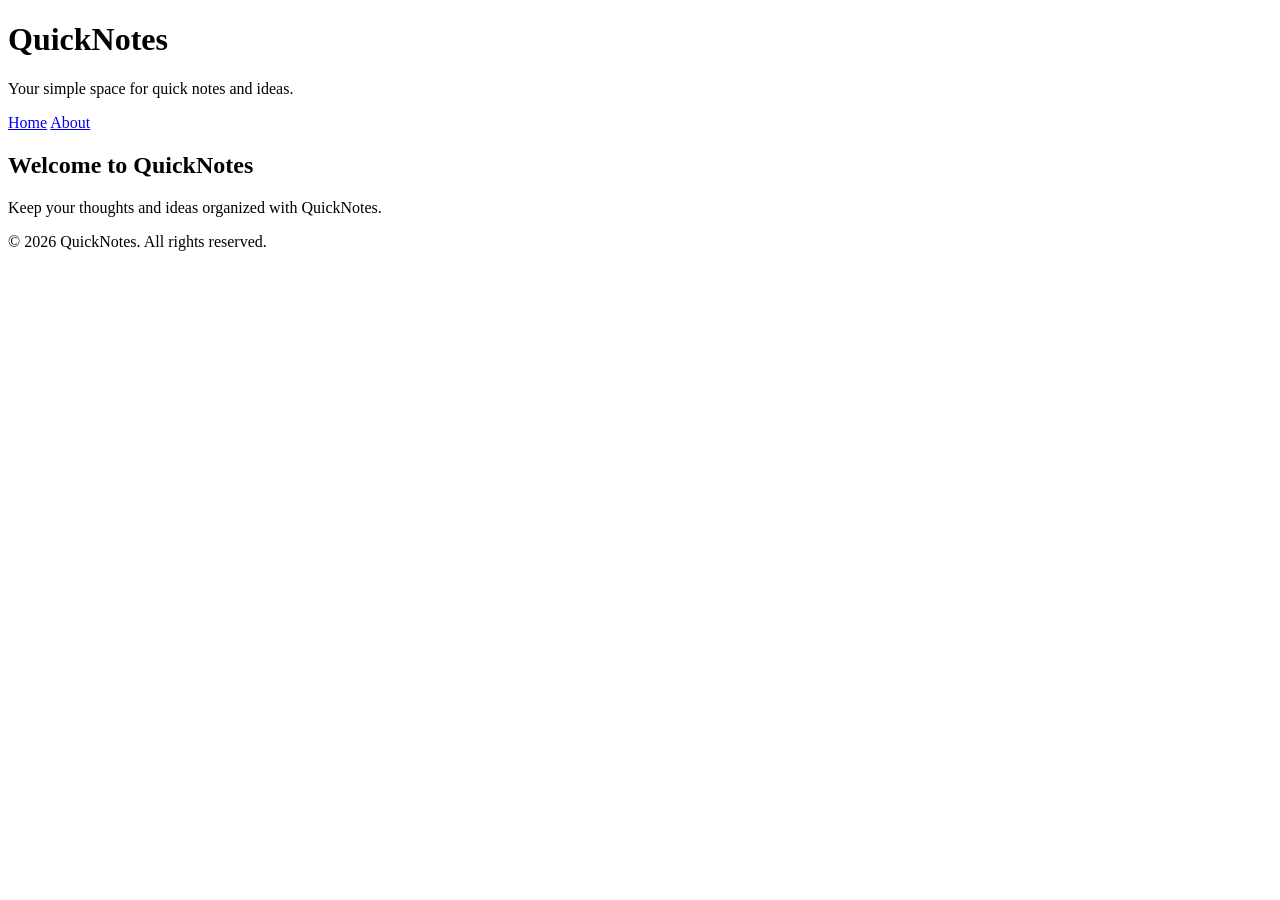
<file: index.html>
<!DOCTYPE html>
<html lang="en">
<head>
    <meta charset="UTF-8">
    <meta name="viewport" content="width=device-width, initial-scale=1.0">
    <title>QuickNotes</title>
</head>
<body>

    <header>
        <h1>QuickNotes</h1>
        <p>Your simple space for quick notes and ideas.</p>

        <nav>
            <a href="index.html">Home</a>
            <a href="about.html">About</a>
        </nav>
    </header>

    <main>
        <h2>Welcome to QuickNotes</h2>
        <p>Keep your thoughts and ideas organized with QuickNotes.</p>
    </main>

    <footer>
        <p>&copy; 2026 QuickNotes. All rights reserved.</p>
    </footer>

</body>
</html>
</file>
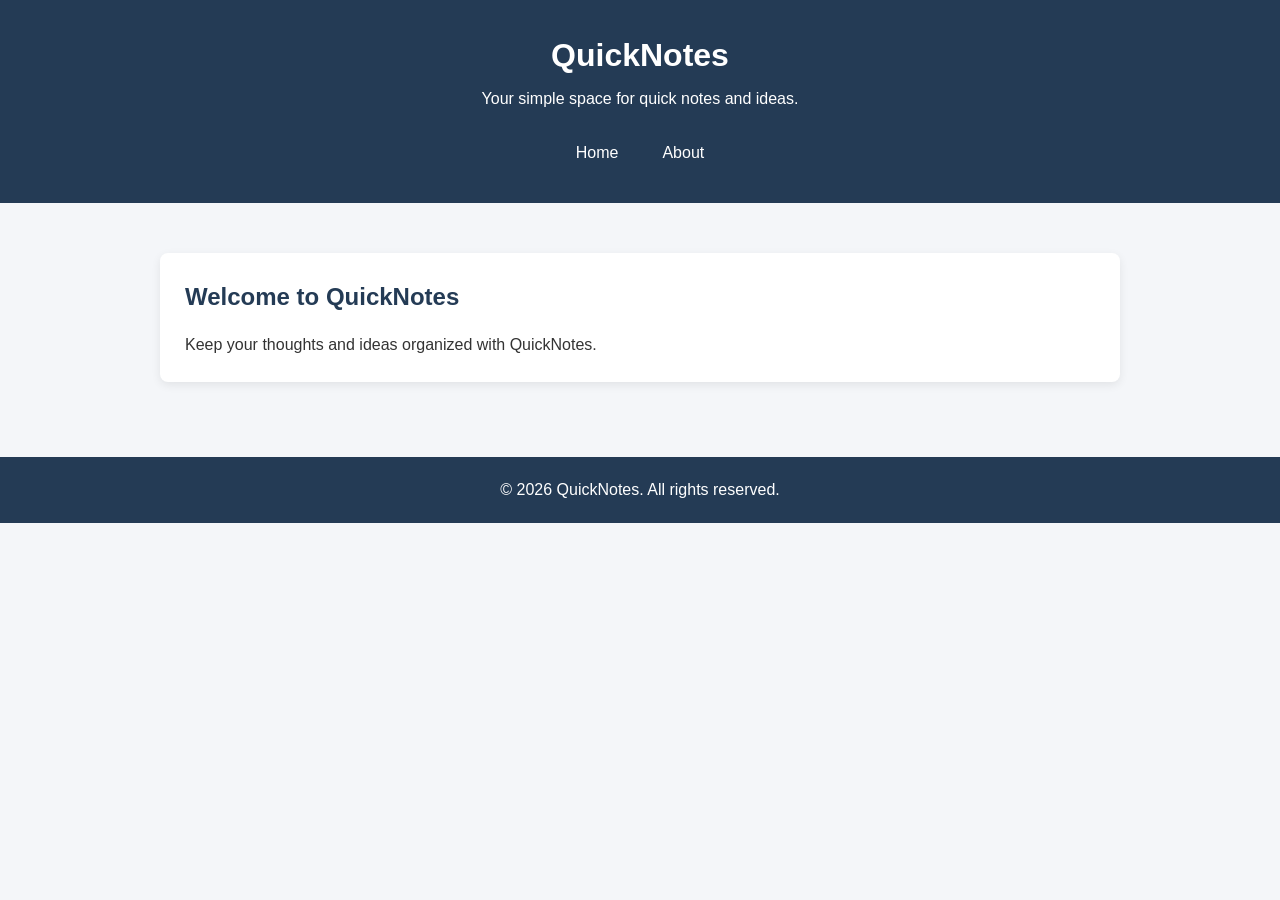
<file: day2/index.html>
<!DOCTYPE html>
<html lang="en">
<head>
    <meta charset="UTF-8">
    <meta name="viewport" content="width=device-width, initial-scale=1.0">
    <title>QuickNotes</title>

    <!-- Link to shared CSS stylesheet -->
    <link rel="stylesheet" href="style.css">
</head>
<body>

    <header>
        <h1>QuickNotes</h1>
        <p>Your simple space for quick notes and ideas.</p>

        <nav>
            <a href="index.html">Home</a>
            <a href="about.html">About</a>
        </nav>
    </header>

    <main>
        <section>
            <h2>Welcome to QuickNotes</h2>
            <p>Keep your thoughts and ideas organized with QuickNotes.</p>
        </section>
    </main>

    <footer>
        <p>&copy; 2026 QuickNotes. All rights reserved.</p>
    </footer>

</body>
</html>
</file>
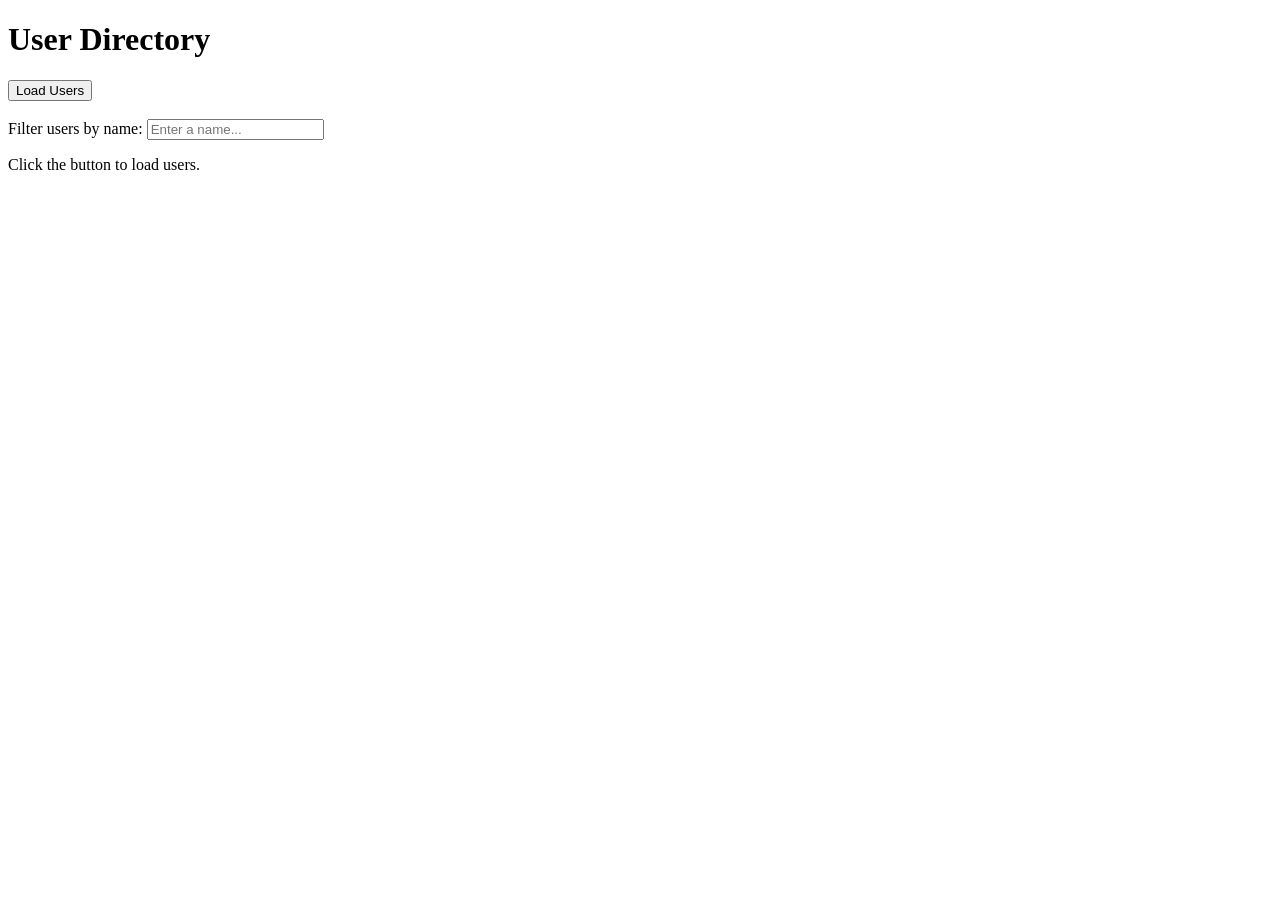
<file: day5/index.html>
<!DOCTYPE html>
<html lang="en">
<head>
    <meta charset="UTF-8">
    <meta name="viewport" content="width=device-width, initial-scale=1.0">
    <title>User Directory</title>
    <script src="users.js" defer></script>
</head>
<body>

    <h1>User Directory</h1>

    <button id="load-users">Load Users</button>

    <br><br>

    <label for="filter-input">Filter users by name:</label>
    <input
        type="text"
        id="filter-input"
        placeholder="Enter a name..."
    >

    <p id="status">Click the button to load users.</p>

    <ul id="users-list"></ul>

</body>
</html>
</file>
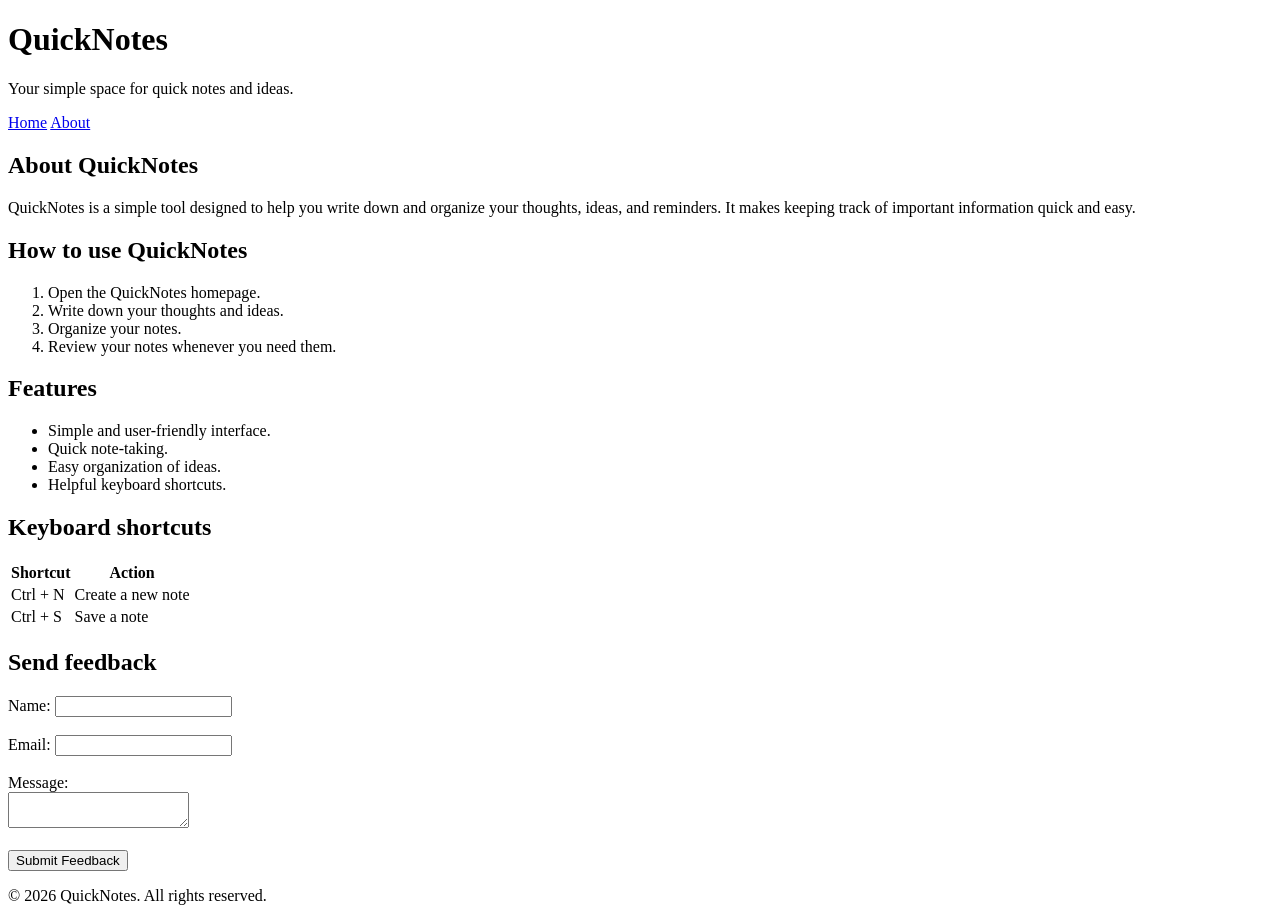
<file: about.html>
<!DOCTYPE html>
<html lang="en">
<head>
    <meta charset="UTF-8">
    <meta name="viewport" content="width=device-width, initial-scale=1.0">
    <title>About QuickNotes</title>
</head>
<body>

    <header>
        <h1>QuickNotes</h1>
        <p>Your simple space for quick notes and ideas.</p>

        <nav>
            <a href="index.html">Home</a>
            <a href="about.html">About</a>
        </nav>
    </header>

    <main>

        <h2>About QuickNotes</h2>

        <p>
            QuickNotes is a simple tool designed to help you write down
            and organize your thoughts, ideas, and reminders.
            It makes keeping track of important information quick and easy.
        </p>

        <section>
            <h2>How to use QuickNotes</h2>

            <ol>
                <li>Open the QuickNotes homepage.</li>
                <li>Write down your thoughts and ideas.</li>
                <li>Organize your notes.</li>
                <li>Review your notes whenever you need them.</li>
            </ol>
        </section>

        <section>
            <h2>Features</h2>

            <ul>
                <li>Simple and user-friendly interface.</li>
                <li>Quick note-taking.</li>
                <li>Easy organization of ideas.</li>
                <li>Helpful keyboard shortcuts.</li>
            </ul>
        </section>

        <section>
            <h2>Keyboard shortcuts</h2>

            <table>
                <tr>
                    <th>Shortcut</th>
                    <th>Action</th>
                </tr>
                <tr>
                    <td>Ctrl + N</td>
                    <td>Create a new note</td>
                </tr>
                <tr>
                    <td>Ctrl + S</td>
                    <td>Save a note</td>
                </tr>
            </table>
        </section>

        <section>
            <h2>Send feedback</h2>

            <form action="#" method="post">

                <label for="name">Name:</label>
                <input type="text" id="name" name="name" required>

                <br><br>

                <label for="email">Email:</label>
                <input type="email" id="email" name="email" required>

                <br><br>

                <label for="message">Message:</label>
                <br>
                <textarea id="message" name="message" required></textarea>

                <br><br>

                <button type="submit">Submit Feedback</button>

            </form>
        </section>

    </main>

    <footer>
        <p>&copy; 2026 QuickNotes. All rights reserved.</p>
    </footer>

</body>
</html>
</file>
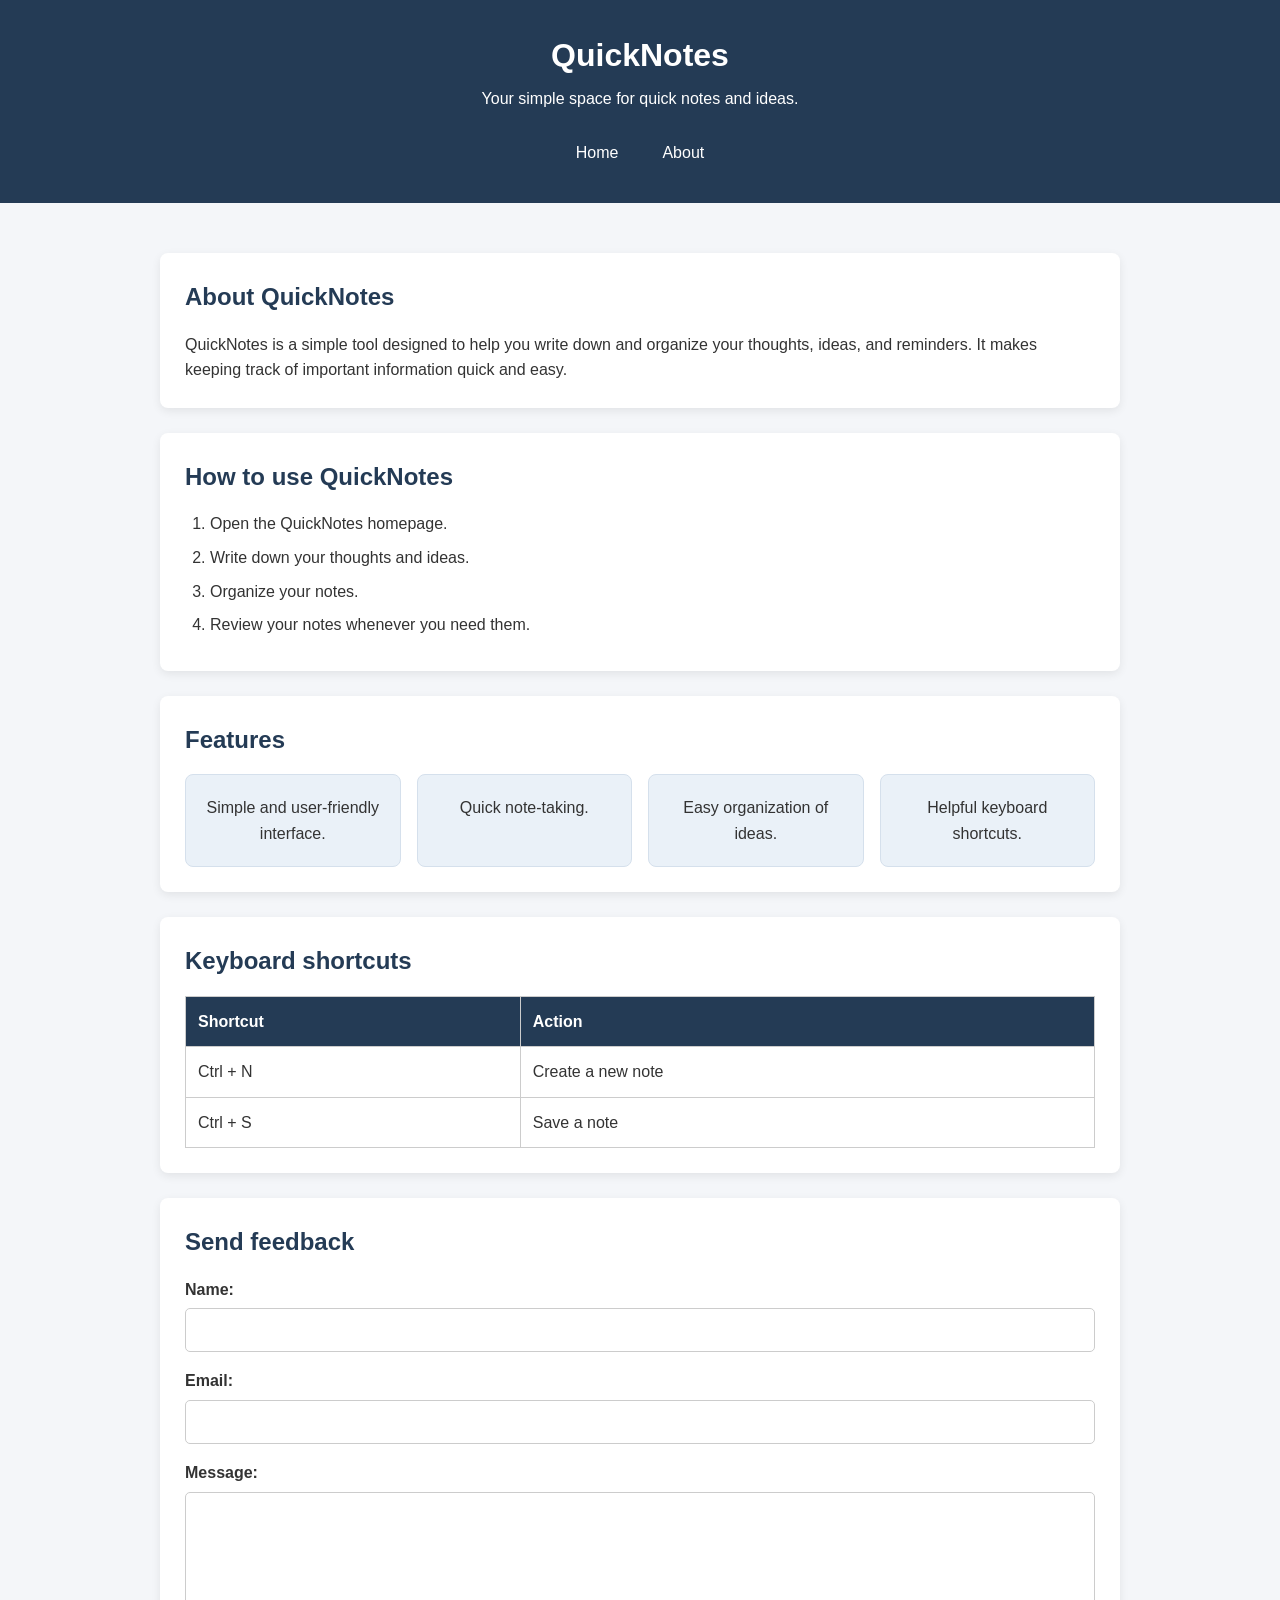
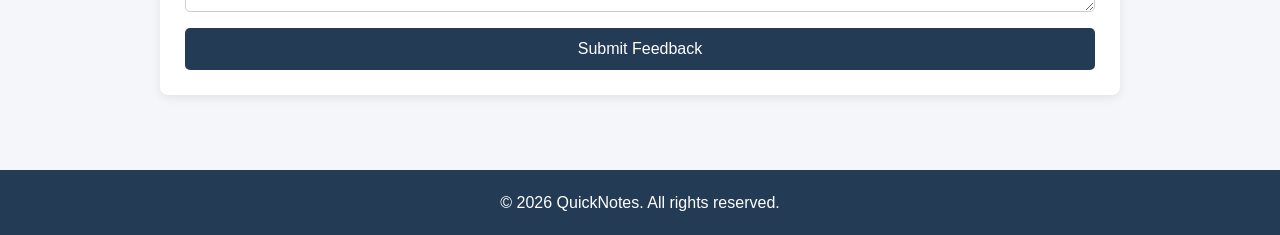
<file: day2/about.html>
<!DOCTYPE html>
<html lang="en">
<head>
    <meta charset="UTF-8">
    <meta name="viewport" content="width=device-width, initial-scale=1.0">
    <title>About QuickNotes</title>

    <!-- Link to shared CSS stylesheet -->
    <link rel="stylesheet" href="style.css">
</head>
<body>

    <header>
        <h1>QuickNotes</h1>
        <p>Your simple space for quick notes and ideas.</p>

        <nav>
            <a href="index.html">Home</a>
            <a href="about.html">About</a>
        </nav>
    </header>

    <main>

        <section>
            <h2>About QuickNotes</h2>

            <p>
                QuickNotes is a simple tool designed to help you write down
                and organize your thoughts, ideas, and reminders.
                It makes keeping track of important information quick and easy.
            </p>
        </section>

        <section>
            <h2>How to use QuickNotes</h2>

            <ol>
                <li>Open the QuickNotes homepage.</li>
                <li>Write down your thoughts and ideas.</li>
                <li>Organize your notes.</li>
                <li>Review your notes whenever you need them.</li>
            </ol>
        </section>

        <section>
            <h2>Features</h2>

            <ul class="features">
                <li>Simple and user-friendly interface.</li>
                <li>Quick note-taking.</li>
                <li>Easy organization of ideas.</li>
                <li>Helpful keyboard shortcuts.</li>
            </ul>
        </section>

        <section>
            <h2>Keyboard shortcuts</h2>

            <table>
                <tr>
                    <th>Shortcut</th>
                    <th>Action</th>
                </tr>
                <tr>
                    <td>Ctrl + N</td>
                    <td>Create a new note</td>
                </tr>
                <tr>
                    <td>Ctrl + S</td>
                    <td>Save a note</td>
                </tr>
            </table>
        </section>

        <section>
            <h2>Send feedback</h2>

            <form action="#" method="post">

                <div class="form-group">
                    <label for="name">Name:</label>
                    <input type="text" id="name" name="name" required>
                </div>

                <div class="form-group">
                    <label for="email">Email:</label>
                    <input type="email" id="email" name="email" required>
                </div>

                <div class="form-group">
                    <label for="message">Message:</label>
                    <textarea id="message" name="message" required></textarea>
                </div>

                <button type="submit">Submit Feedback</button>

            </form>
        </section>

    </main>

    <footer>
        <p>&copy; 2026 QuickNotes. All rights reserved.</p>
    </footer>

</body>
</html>
</file>
<file: day2/style.css>
/* =================================
   1. BOX-SIZING RESET
================================= */

* {
    box-sizing: border-box;
    margin: 0;
    padding: 0;
}

/* =================================
   2. BASE BODY STYLES
================================= */

body {
    font-family: Arial, sans-serif;
    background-color: #f4f6f9;
    color: #333;
    line-height: 1.6;
}

/* =================================
   3. HEADER STYLES
================================= */

header {
    background-color: #243b55;
    color: white;
    text-align: center;
    padding: 30px 20px;
}

header h1 {
    font-size: 32px;
    margin-bottom: 5px;
}

header p {
    margin-bottom: 20px;
}

/* =================================
   4. NAVIGATION BAR - FLEXBOX
================================= */

nav {
    display: flex;
    justify-content: center;
    align-items: center;
    gap: 16px;
    flex-wrap: wrap;
}

nav a {
    color: white;
    text-decoration: none;
    padding: 8px 14px;
    border-radius: 5px;
    transition: background-color 0.3s ease;
}

nav a:hover {
    background-color: #4b6584;
}

/* =================================
   5. MAIN CONTENT
================================= */

main {
    max-width: 1000px;
    margin: 30px auto;
    padding: 20px;
}

/* =================================
   6. SECTION CARD STYLES
================================= */

section {
    background-color: white;
    padding: 25px;
    margin-bottom: 25px;
    border-radius: 8px;
    box-shadow: 0 3px 10px rgba(0, 0, 0, 0.08);
}

section h2 {
    color: #243b55;
    margin-bottom: 15px;
}

/* =================================
   7. FEATURES - CSS GRID
================================= */

.features {
    display: grid;
    grid-template-columns: repeat(auto-fit, minmax(180px, 1fr));
    gap: 16px;
    list-style: none;
}

.features li {
    background-color: #eaf1f8;
    padding: 20px;
    border-radius: 8px;
    text-align: center;
    border: 1px solid #d5e0ec;
}

/* =================================
   8. ORDERED LIST
================================= */

section ol {
    padding-left: 25px;
}

section ol li {
    margin-bottom: 8px;
}

/* =================================
   9. TABLE STYLES
================================= */

table {
    width: 100%;
    border-collapse: collapse;
    margin-top: 15px;
}

th,
td {
    border: 1px solid #ccc;
    padding: 12px;
    text-align: left;
}

th {
    background-color: #243b55;
    color: white;
}

/* =================================
   10. FEEDBACK FORM
================================= */

form {
    display: flex;
    flex-direction: column;
    gap: 16px;
}

.form-group {
    display: flex;
    flex-direction: column;
    gap: 6px;
}

label {
    font-weight: bold;
}

input,
textarea {
    width: 100%;
    padding: 12px;
    border: 1px solid #ccc;
    border-radius: 5px;
    font-size: 16px;
    font-family: Arial, sans-serif;
}

textarea {
    min-height: 120px;
    resize: vertical;
}

/* =================================
   11. BUTTON STYLES
================================= */

button {
    background-color: #243b55;
    color: white;
    padding: 12px 20px;
    border: none;
    border-radius: 5px;
    cursor: pointer;
    font-size: 16px;
    transition: background-color 0.3s ease;
}

button:hover {
    background-color: #4b6584;
}

/* =================================
   12. FOOTER STYLES
================================= */

footer {
    background-color: #243b55;
    color: white;
    text-align: center;
    padding: 20px;
}

/* =================================
   13. RESPONSIVE DESIGN
================================= */

@media (max-width: 600px) {

    header {
        padding: 18px 10px;
    }

    header h1 {
        font-size: 24px;
    }

    header p {
        font-size: 14px;
    }

    nav {
        gap: 10px;
    }

    main {
        margin: 15px auto;
        padding: 12px;
    }

    section {
        padding: 18px;
    }

    .features {
        grid-template-columns: 1fr;
    }

    th,
    td {
        padding: 8px;
        font-size: 14px;
    }
}
</file>
